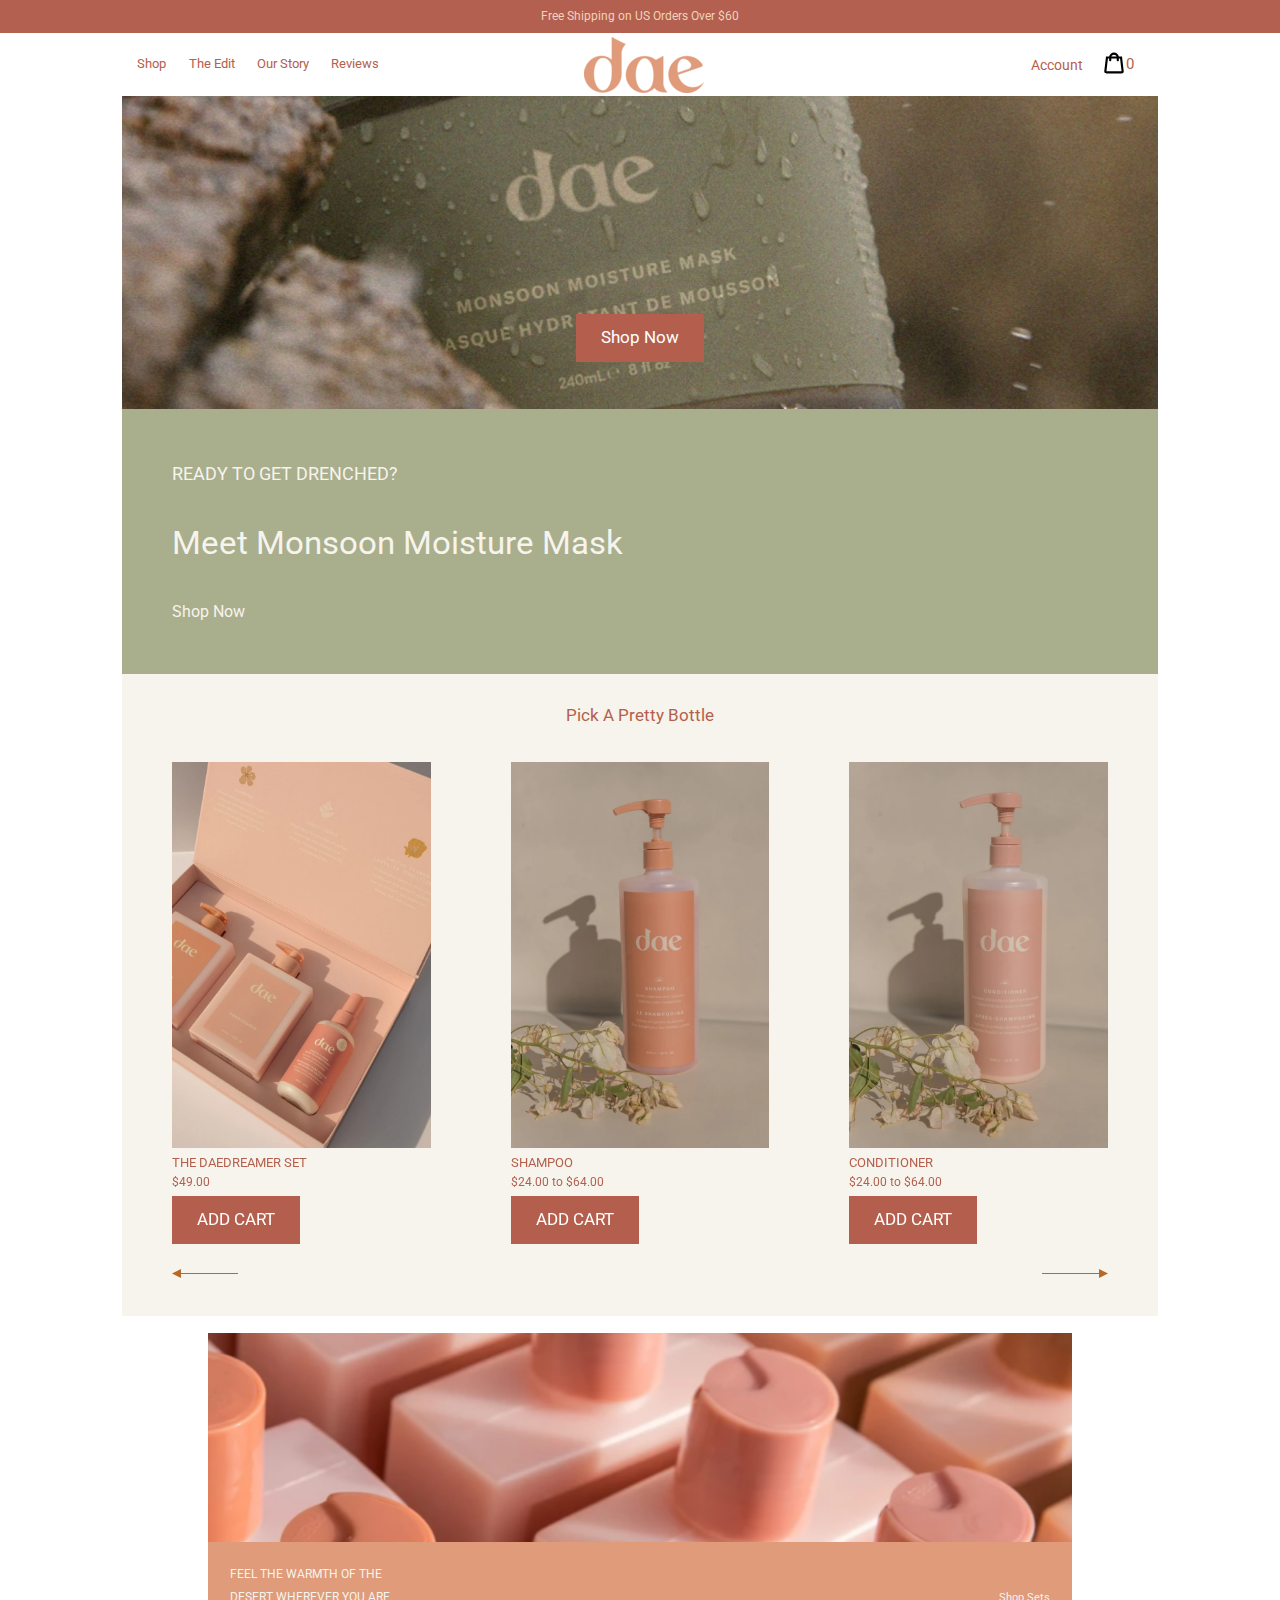
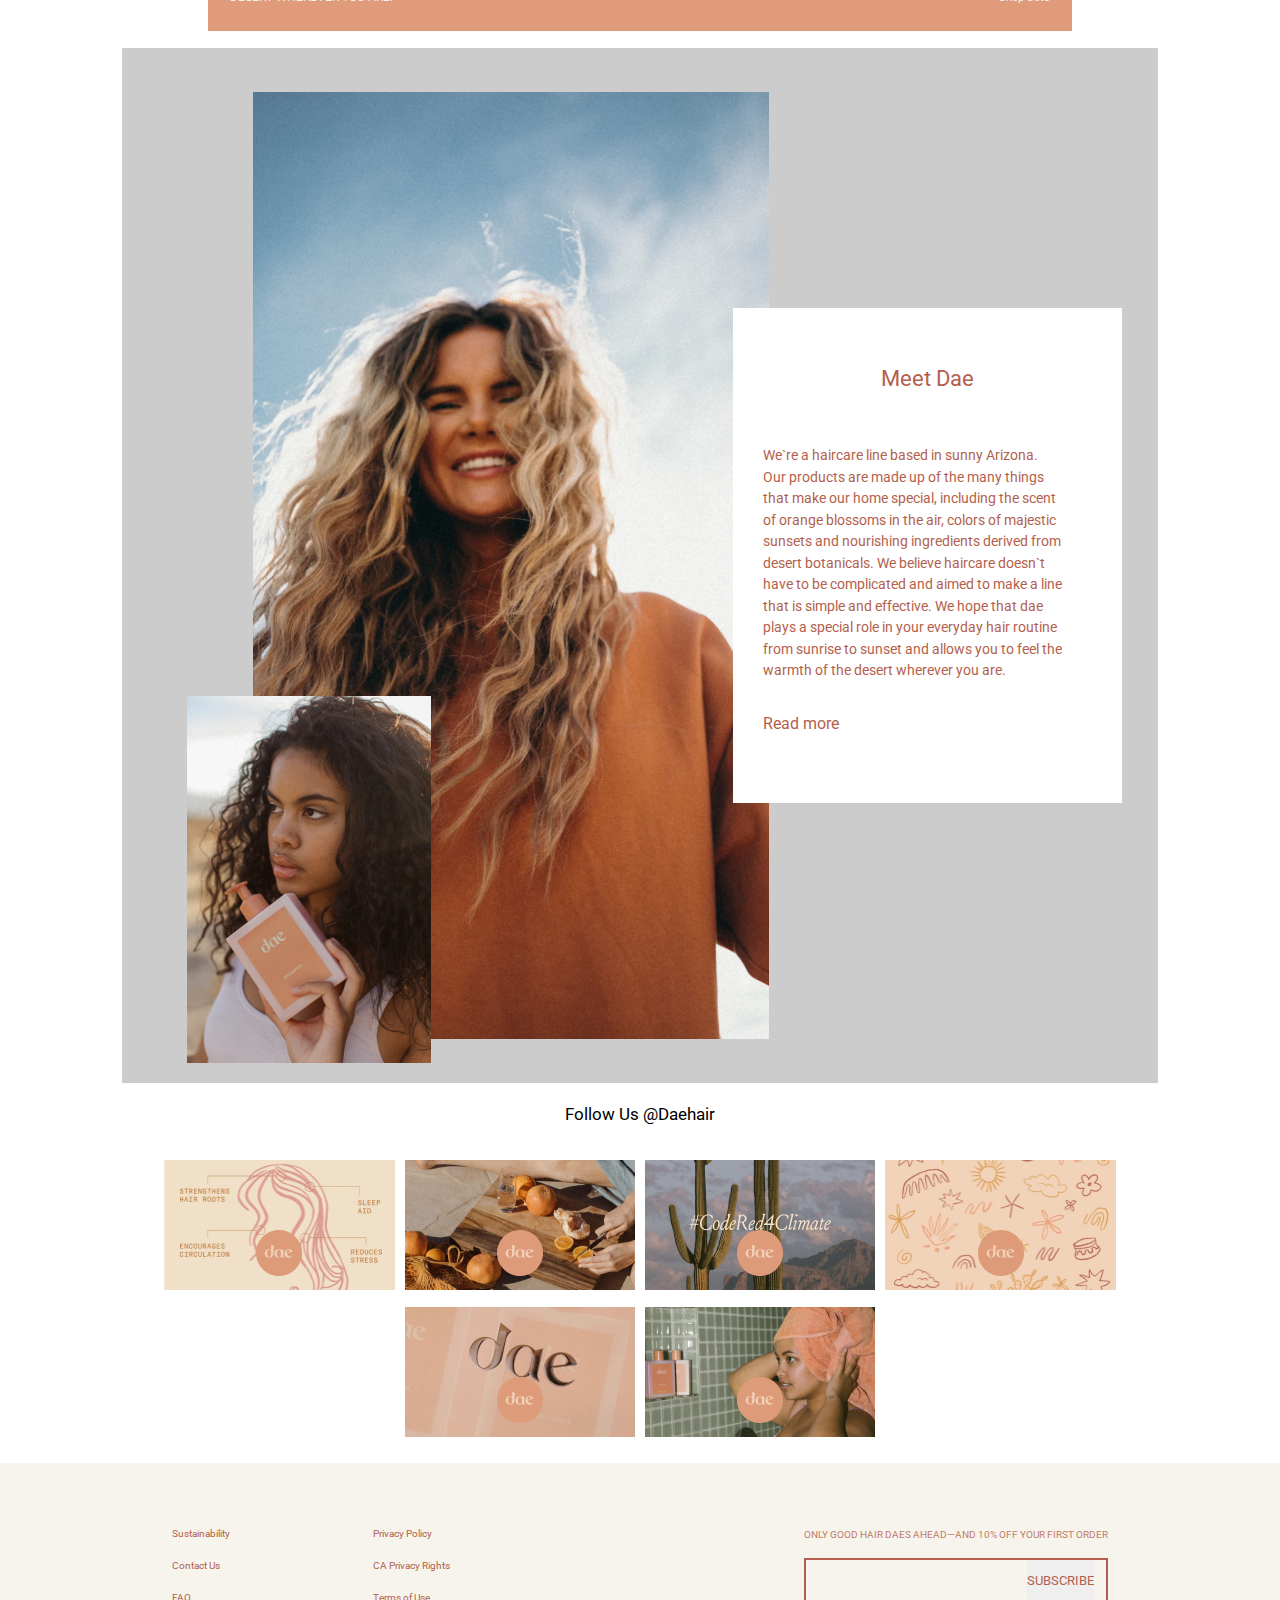
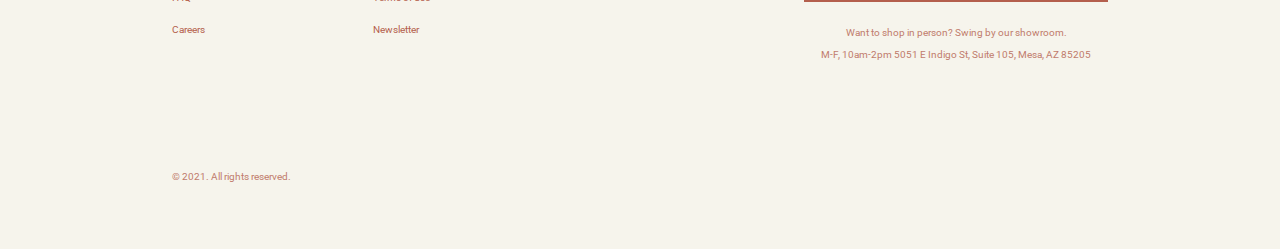
<file: index.html>
<!DOCTYPE html>
<html lang="en">
<head>
    <meta charset="UTF-8">
    <meta http-equiv="X-UA-Compatible" content="IE=edge">
    <meta name="viewport" content="width=device-width, initial-scale=1.0">
    <link rel="preconnect" href="https://fonts.googleapis.com">
    <link rel="preconnect" href="https://fonts.gstatic.com" crossorigin>
    <link href="https://fonts.googleapis.com/css2?family=Roboto&display=swap" rel="stylesheet">
    <link rel="stylesheet" href="https://unpkg.com/swiper@8/swiper-bundle.min.css" />
    <link rel="stylesheet" href="css/style.css">
    <link rel="stylesheet" href="css/header.css">
    <link rel="stylesheet" href="css/burger.css">
    <link rel="stylesheet" href="css/hero.css">
    <link rel="stylesheet" href="css/slider.css">
    <link rel="stylesheet" href="css/banner.css">
    <link rel="stylesheet" href="css/story.css">
    <link rel="stylesheet" href="css/follow.css">
    <link rel="stylesheet" href="css/footer.css">
    <link rel="stylesheet" href="css/media.css">
    <script src="js/main.js" type="module" defer></script>
    <script src="js/Cart.js" defer></script>
    <link rel="shortcut icon" href="images/favicon/favicon.ico" type="image/x-icon">
    <title>Dae</title>
</head>
<body>
    <header class="header">
        <div class="header__top-panel">
                <div class="container">
                <p class="top-panel__text">Free Shipping on US Orders Over $60</p>
            </div>
        </div>
        <div class="header__bottom-panel">
            <div class="nav__mobile-menu">
                <ul class="nav__mobile-list">
                    <li class="list__mobile-item">
                        <a href="#" class="list__mobile-link">Shop</a>
                    </li>
                    <li class="list__mobile-item">
                        <a href="#" class="list__mobile-link">The Edit</a>
                    </li>
                    <li class="list__mobile-item">
                        <a href="#" class="list__mobile-link">Our Story</a>
                    </li>
                    <li class="list__mobile-item">
                        <a href="#" class="list__mobile-link">Reviews</a>
                    </li>
                </ul>
            </div>
            <div class="container">
                <nav class="nav">
                    <div class="nav__burger">
                        <div class="burger">
                            <svg class="svg-burger toggle" data-burger width="30" height="27" viewBox="0 0 30 27" fill="none"
                               xmlns="http://www.w3.org/2000/svg">
             
                               <line class="line-hor" x1="0" y1="1.5" x2="30" y2="1.5" stroke-width="3" stroke="#B36050" />
                               <line class="line-hor" x1="0" y1="13.5" x2="30" y2="13.5" stroke-width="3" stroke="#B36050" />
                               <line class="line-hor" x1="0" y1="25.5" x2="30" y2="25.5" stroke-width="3" stroke="#B36050" />
                            </svg>
             
                            <svg class="svg-cross toggle" data-burger width="30" height="27" viewBox="0 0 30 27" fill="none"
                               xmlns="http://www.w3.org/2000/svg">
                               <line class="line-rotate" x1="0" x2="30" y1="0" y2="27" stroke-width="3" stroke="#B36050" />
                               <line class="line-rotate" x1="0" x2="30" y1="27" y2="0" stroke-width="3" stroke="#B36050" />
                            </svg>
                         </div>
                    </div>
                    <div class="nav__item">
                        <ul class="nav__list">
                            <li class="list__item">
                                <a href="#" class="list__link">Shop</a>
                            </li>
                            <li class="list__item">
                                <a href="#" class="list__link">The Edit</a>
                            </li>
                            <li class="list__item">
                                <a href="#" class="list__link">Our Story</a>
                            </li>
                            <li class="list__item">
                                <a href="#" class="list__link">Reviews</a>
                            </li>
                        </ul>
                    </div>
                    <div class="nav__item">
                        <div class="nav__logo">
                            <a href="/product.html" class="logo__link">
                                <img src="images/logo.svg" alt="Logo" class="nav__logo-img">
                            </a>
                        </div>
                    </div>
                    <div class="nav__item">
                        <div class="nav__user">
                            <div class="icon__account-icon">
                                <svg xmlns="http://www.w3.org/2000/svg" width="24" height="24" viewBox="0 0 24 24"><path class="account-icon" d="M20.822 18.096c-3.439-.794-6.64-1.49-5.09-4.418 4.72-8.912 1.251-13.678-3.732-13.678-5.082 0-8.464 4.949-3.732 13.678 1.597 2.945-1.725 3.641-5.09 4.418-3.073.71-3.188 2.236-3.178 4.904l.004 1h23.99l.004-.969c.012-2.688-.092-4.222-3.176-4.935z"/></svg>
                            </div>
                            <button class="nav__btn-auth">Account</button>
                            <div class="nav__user-cart">
                                <div class="user-cart__icon" data-cart="0" id="cart">
                                    
                                    <img src="images/cart.svg" alt="" class="user-cart__icon-img">
                                </div>
                            </div>
                        </div>
                    </div>
                </nav>
            </div>
        </div>
    </header>

   <main class="main">

    <section class="hero">
        <div class="container">
            <div class="hero__bg">
                <div class="hero__bg-row">
                    <button class="hero__bg-btn">Shop Now</button>
                </div>
            </div>
        </div>
    </section>

    <section class="hero__content">
        <div class="container">
            <div class="hero__content-bg">
                <div class="hero__content-inner">
                    <p class="hero__content-text">Ready To Get Drenched?</p>
                    <h2 class="hero__content-title">Meet Monsoon Moisture Mask</h2>
                    <a href="#" class="hero__content-link">Shop Now</a>
                </div>
            </div>
        </div>
    </section>

    <section class="slider">
        <div class="container">
            <div class="slider__container">
                <div class="slider__row">
                    <h3 class="slider__title">Pick a Pretty Bottle</h3>
                </div>
    
                <div class="swiper slider__swiper">
    
                    <div class="swiper-wrapper slider__swiper-wrapper">
                    
                        <div class="swiper-slide slider__swiper-slide">
                    
                            <a href="#" data-id="1"  class="slide__img" title="Перейти на страницу продукта">
                                <img src="images/image-product-1.png" alt="">
                            </a>
                            <h4 class="slide__title">The Daedreamer Set</h4>
                            <span class="slide__price">$49.00</span>
                            <button class="slide__btn"  data-id="1">add cart</button>
                    
                        </div>
                    
                        <div class="swiper-slide slider__swiper-slide">
                    
                            <a href="#" data-id="2" class="slide__img" title="Перейти на страницу продукта">
                                <img src="images/image-product-2.png" alt="">
                            </a>
                            <h4 class="slide__title">Shampoo</h4>
                            <span class="slide__price">$24.00 to $64.00</span>
                            <button class="slide__btn" data-id="2">add cart</button>
                    
                        </div>
                    
                        <div class="swiper-slide slider__swiper-slide">
                            
                                <a href="#" data-id="3" class="slide__img" title="Перейти на страницу продукта">
                                    <img src="images/image-product-3.png" alt="">
                                </a>
                                <h4 class="slide__title">Conditioner</h4>
                                <span class="slide__price">$24.00 to $64.00</span>
                                <button class="slide__btn" data-id="3">add cart</button>
                            
                        </div>
                    
                        <div class="swiper-slide slider__swiper-slide">
                    
                            <a href="#" data-id="1" class="slide__img" title="Перейти на страницу продукта">
                                <img src="images/image-product-1.png" alt="">
                            </a>
                            <h4 class="slide__title">The Daedreamer Set</h4>
                            <span class="slide__price">$49.00</span>
                            <button class="slide__btn" data-id="1">add cart</button>
                    
                        </div>
                    
                        <div class="swiper-slide slider__swiper-slide">
                    
                            <a href="#" data-id="2" class="slide__img" title="Перейти на страницу продукта">
                                <img src="images/image-product-2.png" alt="">
                            </a>
                            <h4 class="slide__title">Shampoo</h4>
                            <span class="slide__price">$24.00 to $64.00</span>
                            <button class="slide__btn" data-id="2">add cart</button>
                    
                        </div>
                    
                        <div class="swiper-slide slider__swiper-slide">
                    
                            <a href="#" data-id="3" class="slide__img" title="Перейти на страницу продукта"><!--./product.html-->
                                <img src="images/image-product-3.png" alt="">
                            </a>
                            <h4 class="slide__title">Conditioner</h4>
                            <span class="slide__price">$24.00 to $64.00</span>
                            <button class="slide__btn" data-id="3">add cart</button>
                        </div>
                    
                    </div>
                  
                    <div class="slider__swiper-buttons">
                        <div class="slider__swiper-button-next">
                            <img src="images/arrow-left.svg" alt="">
                        </div>
                        <div class="slider__swiper-button-prev">
                            <img src="images/arrow-right.svg" alt="">
                        </div>
                        
                    </div>
                  </div>
            </div>
        </div>
    </section>

    <section class="banner">
        <div class="container">
            <div class="banner__bg">
                <div class="banner__bg-bottom">
                    <div class="bg-bottom__row">
                        <h3 class="bg-bottom__title">Feel the warmth of the
                            <br>
                             desert wherever you are.
                        </h3>
                        <a href="#" class="bg-bottom__link">Shop Sets</a>
                    </div>
                </div>
            </div>
        </div>
    </section>

    <section class="story">
        <div class="container">
            <div class="story__body">
                <div class="story__inner">
                    <div class="story__inner-img">
                        <img src="images/story-1.png" alt="">
                    </div>
                    <div class="story__inner-img-absolute">
                        <img src="images/story-2.png" alt="">
                    </div>
                    <div class="story__content">
                        <h3 class="story__content-title">Meet Dae</h3>
                        <div class="story__content-inner">
                            <p class="story__content-text">We`re a haircare line based in sunny Arizona. Our products are made up of the many things that make our home special, including the scent of orange blossoms in the air, colors of majestic sunsets and nourishing ingredients derived from desert botanicals. We believe haircare doesn`t have to be complicated and aimed to make a line that is simple and effective. We hope that dae plays a special role in your everyday hair routine from sunrise to sunset and allows you to feel the warmth of the desert wherever you are.</p>
                        <a href="#" class="story__content-link">Read more</a>
                        </div>
                    </div>
                </div>
            </div>
        </div>
    </section>

    <section class="follow">
        <div class="container">
            <div class="follow__row">
                <h3 class="follow__title">Follow Us @daehair</h3>
            </div>
            <div class="follow__row">
                <div class="follow__container">
                    <div class="follow__container-item"><img src="images/row-1.png" alt=""></div>
                    <div class="follow__container-item"><img src="images/row-2.png" alt=""></div>
                    <div class="follow__container-item"><img src="images/row-3.png" alt=""></div>
                    <div class="follow__container-item"><img src="images/row-4.png" alt=""></div>
                    <div class="follow__container-item"><img src="images/row-5.png" alt=""></div>
                    <div class="follow__container-item"><img src="images/row-6.png" alt=""></div>
                </div>
            </div>
        </div>
    </section>

   </main>

    <footer class="footer">
        <div class="container">
            <div class="footer__container">
               <div class="footer__body">
                <div class="footer__row">
                    <div class="footer__col">
                        <div class="footer__col-left">
                            <ul class="footer__list">
                                <li class="footer__list-item"><a href="#" class="footer__list-link">Sustainability</a></li>
                                <li class="footer__list-item"><a href="#" class="footer__list-link">Contact Us</a></li>
                                <li class="footer__list-item"><a href="#" class="footer__list-link">FAQ</a></li>
                                <li class="footer__list-item"><a href="#" class="footer__list-link">Careers</a></li>
                            </ul>
                            <ul class="footer__list">
                                <li class="footer__list-item"><a href="#" class="footer__list-link">Privacy Policy</a></li>
                                <li class="footer__list-item"><a href="#" class="footer__list-link">CA Privacy Rights</a></li>
                                <li class="footer__list-item"><a href="#" class="footer__list-link">Terms of Use</a></li>
                                <li class="footer__list-item"><a href="#" class="footer__list-link">Newsletter</a></li>
                            </ul>
                        </div>
                    </div>
                   
                    <div class="footer__col">
                        <p class="footer__par">ONLY GOOD HAIR DAES AHEAD—AND 10% OFF YOUR FIRST ORDER</p>
                        <form action="#" class="footer__form">
                            <div class="footer__input">
                                <input type="text" class="footer__input-input">
                                <input type="submit" value="SUBSCRIBE"  class="footer__input-button">
                            </div>
                        </form>
                        <span class="footer__text">Want to shop in person? Swing by our showroom.</span>
                        <span class="footer__text">M-F, 10am-2pm 5051 E Indigo St, Suite 105, Mesa, AZ 85205</span>
                    </div>
                </div>
                <div class="footer__row">
                    <span class="footer__copyrite">© 2021. All rights reserved.</span>
                </div>
               </div>
            </div>
        </div>
    </footer>


    <script src="https://unpkg.com/swiper@8/swiper-bundle.min.js"></script>
    <script src="js/slider.js"></script>
</body>
</html>
</file>
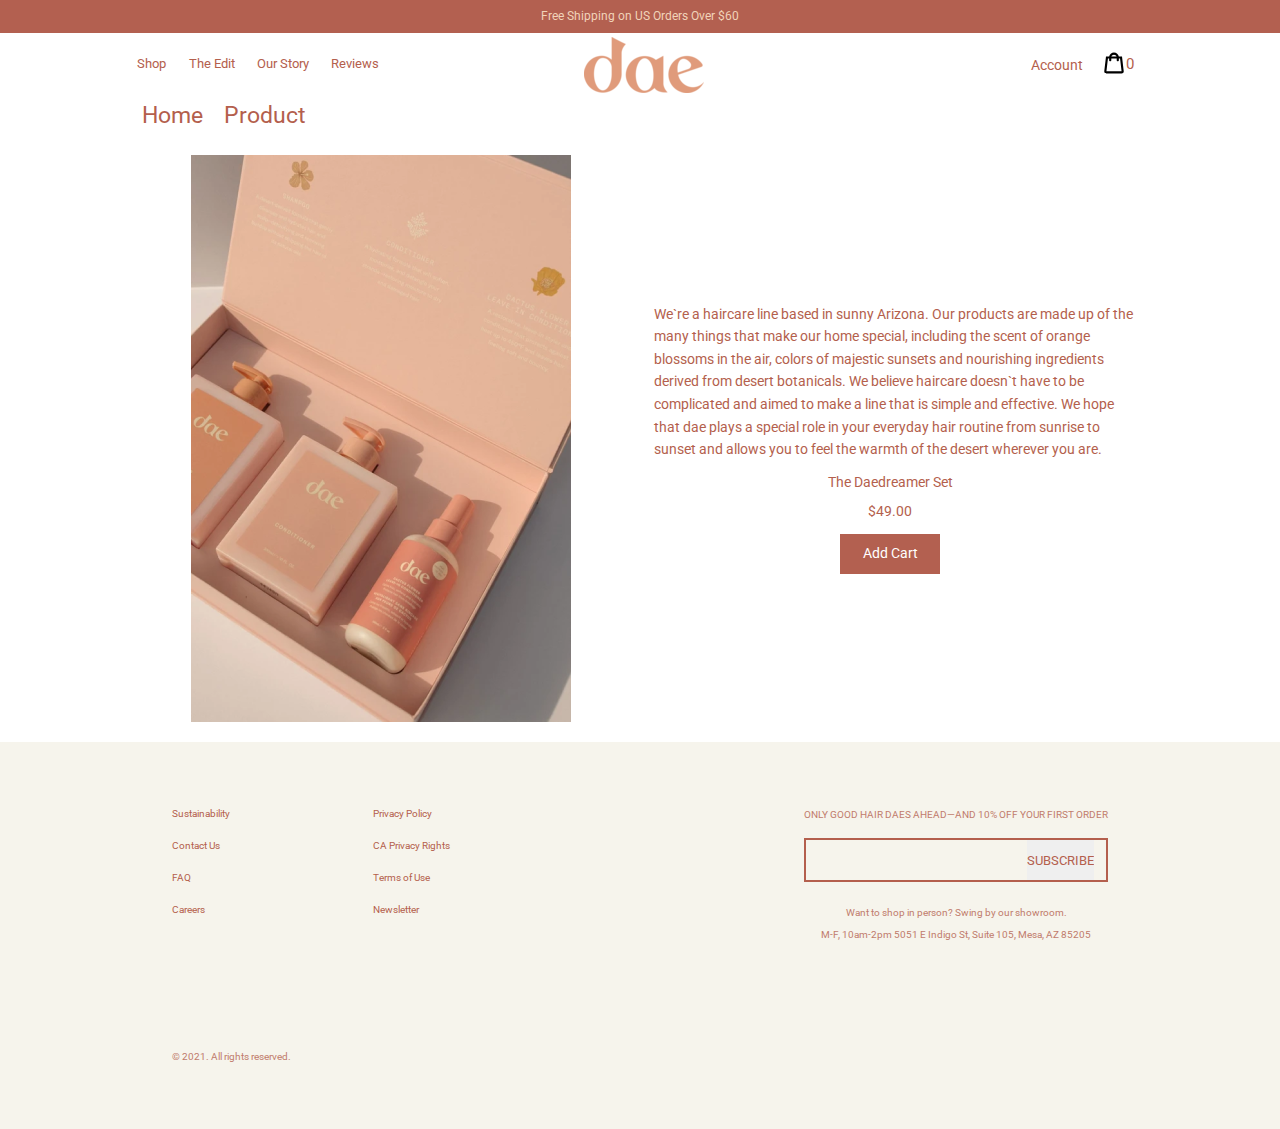
<file: product-1.html>
<!DOCTYPE html>
<html lang="en">
<head>
   <meta charset="UTF-8">
   <meta http-equiv="X-UA-Compatible" content="IE=edge">
   <meta name="viewport" content="width=device-width, initial-scale=1.0">
   <link rel="preconnect" href="https://fonts.googleapis.com">
   <link rel="preconnect" href="https://fonts.gstatic.com" crossorigin>
   <link href="https://fonts.googleapis.com/css2?family=Roboto&display=swap" rel="stylesheet">

   <link rel="stylesheet" href="css/style.css">
   <link rel="stylesheet" href="css/header.css">
   <link rel="stylesheet" href="css/burger.css">
   <link rel="stylesheet" href="css/breadcrumbs.css">
   <link rel="stylesheet" href="css/product.css">
   <link rel="stylesheet" href="css/footer.css">
   <link rel="stylesheet" href="css/media.css">

   <link rel="shortcut icon" href="images/favicon/favicon.ico" type="image/x-icon">

   <script src="js/main.js" type="module" defer></script>
   <script src="js/Cart.js" defer></script>
   <title>Product</title>
</head>
<body>
    <div class="slider__swiper none"></div>
   <header class="header">
      <div class="header__top-panel">
              <div class="container">
              <p class="top-panel__text">Free Shipping on US Orders Over $60</p>
          </div>
      </div>
      <div class="header__bottom-panel">
          <div class="nav__mobile-menu">
              <ul class="nav__mobile-list">
                  <li class="list__mobile-item">
                      <a href="#" class="list__mobile-link">Shop</a>
                  </li>
                  <li class="list__mobile-item">
                      <a href="#" class="list__mobile-link">The Edit</a>
                  </li>
                  <li class="list__mobile-item">
                      <a href="#" class="list__mobile-link">Our Story</a>
                  </li>
                  <li class="list__mobile-item">
                      <a href="#" class="list__mobile-link">Reviews</a>
                  </li>
              </ul>
          </div>
          <div class="container">
              <nav class="nav">
                  <div class="nav__burger">
                      <div class="burger">
                          <svg class="svg-burger toggle" data-burger width="30" height="27" viewBox="0 0 30 27" fill="none"
                             xmlns="http://www.w3.org/2000/svg">
           
                             <line class="line-hor" x1="0" y1="1.5" x2="30" y2="1.5" stroke-width="3" stroke="#B36050" />
                             <line class="line-hor" x1="0" y1="13.5" x2="30" y2="13.5" stroke-width="3" stroke="#B36050" />
                             <line class="line-hor" x1="0" y1="25.5" x2="30" y2="25.5" stroke-width="3" stroke="#B36050" />
                          </svg>
           
                          <svg class="svg-cross toggle" data-burger width="30" height="27" viewBox="0 0 30 27" fill="none"
                             xmlns="http://www.w3.org/2000/svg">
                             <line class="line-rotate" x1="0" x2="30" y1="0" y2="27" stroke-width="3" stroke="#B36050" />
                             <line class="line-rotate" x1="0" x2="30" y1="27" y2="0" stroke-width="3" stroke="#B36050" />
                          </svg>
                       </div>
                  </div>
                  <div class="nav__item">
                      <ul class="nav__list">
                          <li class="list__item">
                              <a href="#" class="list__link">Shop</a>
                          </li>
                          <li class="list__item">
                              <a href="#" class="list__link">The Edit</a>
                          </li>
                          <li class="list__item">
                              <a href="#" class="list__link">Our Story</a>
                          </li>
                          <li class="list__item">
                              <a href="#" class="list__link">Reviews</a>
                          </li>
                      </ul>
                  </div>
                  <div class="nav__item">
                      <div class="nav__logo">
                          <img src="images/logo.svg" alt="Logo" class="nav__logo-img">
                      </div>
                  </div>
                  <div class="nav__item">
                      <div class="nav__user">
                          <div class="icon__account-icon">
                              <svg xmlns="http://www.w3.org/2000/svg" width="24" height="24" viewBox="0 0 24 24"><path class="account-icon" d="M20.822 18.096c-3.439-.794-6.64-1.49-5.09-4.418 4.72-8.912 1.251-13.678-3.732-13.678-5.082 0-8.464 4.949-3.732 13.678 1.597 2.945-1.725 3.641-5.09 4.418-3.073.71-3.188 2.236-3.178 4.904l.004 1h23.99l.004-.969c.012-2.688-.092-4.222-3.176-4.935z"/></svg>
                          </div>
                          <button class="nav__btn-auth">Account</button>
                          <div class="nav__user-cart">
                              <div class="user-cart__icon" data-cart="0" id="cart">
                                  
                                  <img src="images/cart.svg" alt="" class="user-cart__icon-img">
                              </div>
                          </div>
                      </div>
                  </div>
              </nav>
          </div>
      </div>
   </header>

   <main class="main">

    <div class="breadcrumbs">
        <div class="container">
           <div class="breadcrumds__inner">
              <a href="/index.html" class="breadcrumbs__link">home</a>
              <a href="#" class="breadcrumbs__link">product</a>
           </div>
        </div>

    </div>

    <section class="product">
        <div class="container">
           <div class="product__container" id="product-container">
            <div class="product__row">

                <div class="product__col">
                    <div class="product__inner-img">
                        <div class="product__image">
                            <img src="images/image-product-1.png" alt="">
                        </div>
                    </div>  
                </div>

                <div class="product__col">
                    <div class="product__inner-descript">
                        <p class="product__descript">
                            We`re a haircare line based in sunny Arizona. Our products are made up of the many things that make our home special, including the scent of orange blossoms in the air, colors of majestic sunsets and nourishing ingredients derived from desert botanicals. We believe haircare doesn`t have to be complicated and aimed to make a line that is simple and effective. We hope that dae plays a special role in your everyday hair routine from sunrise to sunset and allows you to feel the warmth of the desert wherever you are.
                        </p>
                        <span class="product__title">The Daedreamer Set</span>
                        <span class="product__price">$49.00</span>
                        <button class="product__btn" data-id="1">Add Cart</button>
                    </div>  
                </div>

            </div>
           </div>
        </div>
    </section>

   </main>

   <footer class="footer">
    <div class="container">
        <div class="footer__container">
           <div class="footer__body">
            <div class="footer__row">
                <div class="footer__col">
                    <div class="footer__col-left">
                        <ul class="footer__list">
                            <li class="footer__list-item"><a href="#" class="footer__list-link">Sustainability</a></li>
                            <li class="footer__list-item"><a href="#" class="footer__list-link">Contact Us</a></li>
                            <li class="footer__list-item"><a href="#" class="footer__list-link">FAQ</a></li>
                            <li class="footer__list-item"><a href="#" class="footer__list-link">Careers</a></li>
                        </ul>
                        <ul class="footer__list">
                            <li class="footer__list-item"><a href="#" class="footer__list-link">Privacy Policy</a></li>
                            <li class="footer__list-item"><a href="#" class="footer__list-link">CA Privacy Rights</a></li>
                            <li class="footer__list-item"><a href="#" class="footer__list-link">Terms of Use</a></li>
                            <li class="footer__list-item"><a href="#" class="footer__list-link">Newsletter</a></li>
                        </ul>
                    </div>
                </div>
               
                <div class="footer__col">
                    <p class="footer__par">ONLY GOOD HAIR DAES AHEAD—AND 10% OFF YOUR FIRST ORDER</p>
                    <form action="#" class="footer__form">
                        <div class="footer__input">
                            <input type="text" class="footer__input-input">
                            <input type="submit" value="SUBSCRIBE"  class="footer__input-button">
                        </div>
                    </form>
                    <span class="footer__text">Want to shop in person? Swing by our showroom.</span>
                    <span class="footer__text">M-F, 10am-2pm 5051 E Indigo St, Suite 105, Mesa, AZ 85205</span>
                </div>
            </div>
            <div class="footer__row">
                <span class="footer__copyrite">© 2021. All rights reserved.</span>
            </div>
           </div>
        </div>
    </div>
   </footer>
   
</body>
</html>
</file>
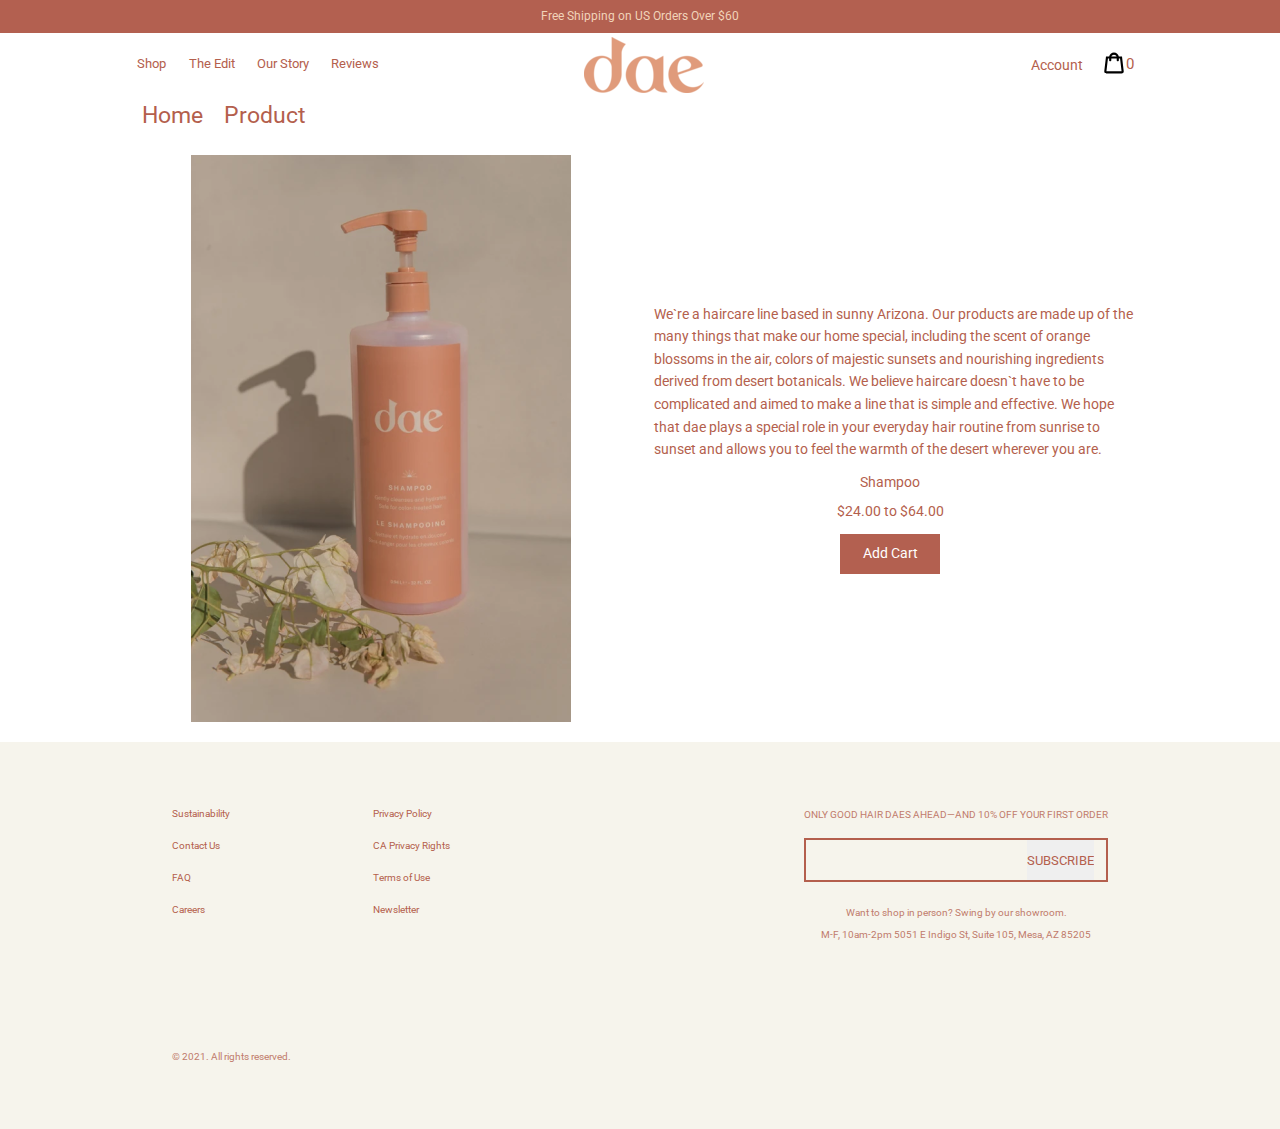
<file: product-2.html>
<!DOCTYPE html>
<html lang="en">
<head>
   <meta charset="UTF-8">
   <meta http-equiv="X-UA-Compatible" content="IE=edge">
   <meta name="viewport" content="width=device-width, initial-scale=1.0">
   <link rel="preconnect" href="https://fonts.googleapis.com">
   <link rel="preconnect" href="https://fonts.gstatic.com" crossorigin>
   <link href="https://fonts.googleapis.com/css2?family=Roboto&display=swap" rel="stylesheet">

   <link rel="stylesheet" href="css/style.css">
   <link rel="stylesheet" href="css/header.css">
   <link rel="stylesheet" href="css/burger.css">
   <link rel="stylesheet" href="css/breadcrumbs.css">
   <link rel="stylesheet" href="css/product.css">
   <link rel="stylesheet" href="css/footer.css">
   <link rel="stylesheet" href="css/media.css">

   <link rel="shortcut icon" href="images/favicon/favicon.ico" type="image/x-icon">

   <script src="js/main.js" type="module" defer></script>
   <script src="js/Cart.js" defer></script>
   <title>Product</title>
</head>
<body>
    <div class="slider__swiper none"></div>
   <header class="header">
      <div class="header__top-panel">
              <div class="container">
              <p class="top-panel__text">Free Shipping on US Orders Over $60</p>
          </div>
      </div>
      <div class="header__bottom-panel">
          <div class="nav__mobile-menu">
              <ul class="nav__mobile-list">
                  <li class="list__mobile-item">
                      <a href="#" class="list__mobile-link">Shop</a>
                  </li>
                  <li class="list__mobile-item">
                      <a href="#" class="list__mobile-link">The Edit</a>
                  </li>
                  <li class="list__mobile-item">
                      <a href="#" class="list__mobile-link">Our Story</a>
                  </li>
                  <li class="list__mobile-item">
                      <a href="#" class="list__mobile-link">Reviews</a>
                  </li>
              </ul>
          </div>
          <div class="container">
              <nav class="nav">
                  <div class="nav__burger">
                      <div class="burger">
                          <svg class="svg-burger toggle" data-burger width="30" height="27" viewBox="0 0 30 27" fill="none"
                             xmlns="http://www.w3.org/2000/svg">
           
                             <line class="line-hor" x1="0" y1="1.5" x2="30" y2="1.5" stroke-width="3" stroke="#B36050" />
                             <line class="line-hor" x1="0" y1="13.5" x2="30" y2="13.5" stroke-width="3" stroke="#B36050" />
                             <line class="line-hor" x1="0" y1="25.5" x2="30" y2="25.5" stroke-width="3" stroke="#B36050" />
                          </svg>
           
                          <svg class="svg-cross toggle" data-burger width="30" height="27" viewBox="0 0 30 27" fill="none"
                             xmlns="http://www.w3.org/2000/svg">
                             <line class="line-rotate" x1="0" x2="30" y1="0" y2="27" stroke-width="3" stroke="#B36050" />
                             <line class="line-rotate" x1="0" x2="30" y1="27" y2="0" stroke-width="3" stroke="#B36050" />
                          </svg>
                       </div>
                  </div>
                  <div class="nav__item">
                      <ul class="nav__list">
                          <li class="list__item">
                              <a href="#" class="list__link">Shop</a>
                          </li>
                          <li class="list__item">
                              <a href="#" class="list__link">The Edit</a>
                          </li>
                          <li class="list__item">
                              <a href="#" class="list__link">Our Story</a>
                          </li>
                          <li class="list__item">
                              <a href="#" class="list__link">Reviews</a>
                          </li>
                      </ul>
                  </div>
                  <div class="nav__item">
                      <div class="nav__logo">
                          <img src="images/logo.svg" alt="Logo" class="nav__logo-img">
                      </div>
                  </div>
                  <div class="nav__item">
                      <div class="nav__user">
                          <div class="icon__account-icon">
                              <svg xmlns="http://www.w3.org/2000/svg" width="24" height="24" viewBox="0 0 24 24"><path class="account-icon" d="M20.822 18.096c-3.439-.794-6.64-1.49-5.09-4.418 4.72-8.912 1.251-13.678-3.732-13.678-5.082 0-8.464 4.949-3.732 13.678 1.597 2.945-1.725 3.641-5.09 4.418-3.073.71-3.188 2.236-3.178 4.904l.004 1h23.99l.004-.969c.012-2.688-.092-4.222-3.176-4.935z"/></svg>
                          </div>
                          <button class="nav__btn-auth">Account</button>
                          <div class="nav__user-cart">
                              <div class="user-cart__icon" data-cart="0" id="cart">
                                  
                                  <img src="images/cart.svg" alt="" class="user-cart__icon-img">
                              </div>
                          </div>
                      </div>
                  </div>
              </nav>
          </div>
      </div>
   </header>

   <main class="main">

    <div class="breadcrumbs">
        <div class="container">
           <div class="breadcrumds__inner">
              <a href="/index.html" class="breadcrumbs__link">home</a>
              <a href="#" class="breadcrumbs__link">product</a>
           </div>
        </div>

    </div>

    <section class="product">
        <div class="container">
           <div class="product__container" id="product-container">
            <div class="product__row">

                <div class="product__col">
                    <div class="product__inner-img">
                        <div class="product__image">
                            <img src="images/image-product-2.png" alt="">
                        </div>
                    </div>  
                </div>

                <div class="product__col">
                    <div class="product__inner-descript">
                        <p class="product__descript">
                            We`re a haircare line based in sunny Arizona. Our products are made up of the many things that make our home special, including the scent of orange blossoms in the air, colors of majestic sunsets and nourishing ingredients derived from desert botanicals. We believe haircare doesn`t have to be complicated and aimed to make a line that is simple and effective. We hope that dae plays a special role in your everyday hair routine from sunrise to sunset and allows you to feel the warmth of the desert wherever you are.
                        </p>
                        <span class="product__title">Shampoo</span>
                        <span class="product__price">$24.00 to $64.00</span>
                        <button class="product__btn" data-id="2">Add Cart</button>
                    </div>  
                </div>

            </div>
           </div>
        </div>
    </section>

   </main>

   <footer class="footer">
    <div class="container">
        <div class="footer__container">
           <div class="footer__body">
            <div class="footer__row">
                <div class="footer__col">
                    <div class="footer__col-left">
                        <ul class="footer__list">
                            <li class="footer__list-item"><a href="#" class="footer__list-link">Sustainability</a></li>
                            <li class="footer__list-item"><a href="#" class="footer__list-link">Contact Us</a></li>
                            <li class="footer__list-item"><a href="#" class="footer__list-link">FAQ</a></li>
                            <li class="footer__list-item"><a href="#" class="footer__list-link">Careers</a></li>
                        </ul>
                        <ul class="footer__list">
                            <li class="footer__list-item"><a href="#" class="footer__list-link">Privacy Policy</a></li>
                            <li class="footer__list-item"><a href="#" class="footer__list-link">CA Privacy Rights</a></li>
                            <li class="footer__list-item"><a href="#" class="footer__list-link">Terms of Use</a></li>
                            <li class="footer__list-item"><a href="#" class="footer__list-link">Newsletter</a></li>
                        </ul>
                    </div>
                </div>
               
                <div class="footer__col">
                    <p class="footer__par">ONLY GOOD HAIR DAES AHEAD—AND 10% OFF YOUR FIRST ORDER</p>
                    <form action="#" class="footer__form">
                        <div class="footer__input">
                            <input type="text" class="footer__input-input">
                            <input type="submit" value="SUBSCRIBE"  class="footer__input-button">
                        </div>
                    </form>
                    <span class="footer__text">Want to shop in person? Swing by our showroom.</span>
                    <span class="footer__text">M-F, 10am-2pm 5051 E Indigo St, Suite 105, Mesa, AZ 85205</span>
                </div>
            </div>
            <div class="footer__row">
                <span class="footer__copyrite">© 2021. All rights reserved.</span>
            </div>
           </div>
        </div>
    </div>
   </footer>
   
</body>
</html>
</file>
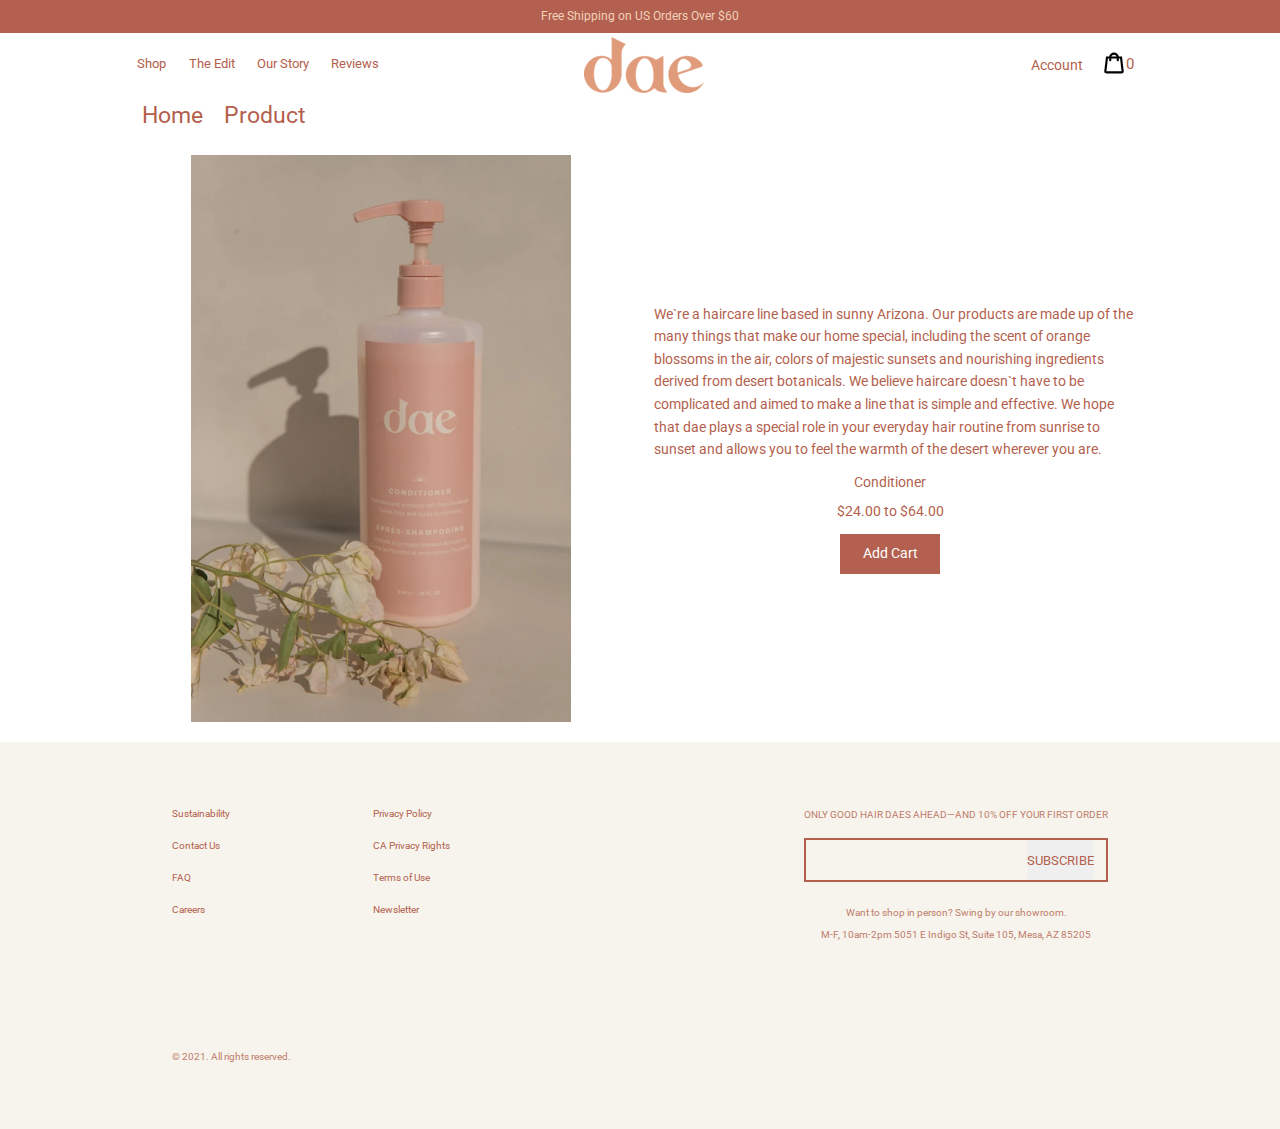
<file: product-3.html>
<!DOCTYPE html>
<html lang="en">
<head>
   <meta charset="UTF-8">
   <meta http-equiv="X-UA-Compatible" content="IE=edge">
   <meta name="viewport" content="width=device-width, initial-scale=1.0">
   <link rel="preconnect" href="https://fonts.googleapis.com">
   <link rel="preconnect" href="https://fonts.gstatic.com" crossorigin>
   <link href="https://fonts.googleapis.com/css2?family=Roboto&display=swap" rel="stylesheet">

   <link rel="stylesheet" href="css/style.css">
   <link rel="stylesheet" href="css/header.css">
   <link rel="stylesheet" href="css/burger.css">
   <link rel="stylesheet" href="css/breadcrumbs.css">
   <link rel="stylesheet" href="css/product.css">
   <link rel="stylesheet" href="css/footer.css">
   <link rel="stylesheet" href="css/media.css">

   <link rel="shortcut icon" href="images/favicon/favicon.ico" type="image/x-icon">

   <script src="js/main.js" type="module" defer></script>
   <script src="js/Cart.js" defer></script>
   <title>Product</title>
</head>
<body>
    <div class="slider__swiper none"></div>
   <header class="header">
      <div class="header__top-panel">
              <div class="container">
              <p class="top-panel__text">Free Shipping on US Orders Over $60</p>
          </div>
      </div>
      <div class="header__bottom-panel">
          <div class="nav__mobile-menu">
              <ul class="nav__mobile-list">
                  <li class="list__mobile-item">
                      <a href="#" class="list__mobile-link">Shop</a>
                  </li>
                  <li class="list__mobile-item">
                      <a href="#" class="list__mobile-link">The Edit</a>
                  </li>
                  <li class="list__mobile-item">
                      <a href="#" class="list__mobile-link">Our Story</a>
                  </li>
                  <li class="list__mobile-item">
                      <a href="#" class="list__mobile-link">Reviews</a>
                  </li>
              </ul>
          </div>
          <div class="container">
              <nav class="nav">
                  <div class="nav__burger">
                      <div class="burger">
                          <svg class="svg-burger toggle" data-burger width="30" height="27" viewBox="0 0 30 27" fill="none"
                             xmlns="http://www.w3.org/2000/svg">
           
                             <line class="line-hor" x1="0" y1="1.5" x2="30" y2="1.5" stroke-width="3" stroke="#B36050" />
                             <line class="line-hor" x1="0" y1="13.5" x2="30" y2="13.5" stroke-width="3" stroke="#B36050" />
                             <line class="line-hor" x1="0" y1="25.5" x2="30" y2="25.5" stroke-width="3" stroke="#B36050" />
                          </svg>
           
                          <svg class="svg-cross toggle" data-burger width="30" height="27" viewBox="0 0 30 27" fill="none"
                             xmlns="http://www.w3.org/2000/svg">
                             <line class="line-rotate" x1="0" x2="30" y1="0" y2="27" stroke-width="3" stroke="#B36050" />
                             <line class="line-rotate" x1="0" x2="30" y1="27" y2="0" stroke-width="3" stroke="#B36050" />
                          </svg>
                       </div>
                  </div>
                  <div class="nav__item">
                      <ul class="nav__list">
                          <li class="list__item">
                              <a href="#" class="list__link">Shop</a>
                          </li>
                          <li class="list__item">
                              <a href="#" class="list__link">The Edit</a>
                          </li>
                          <li class="list__item">
                              <a href="#" class="list__link">Our Story</a>
                          </li>
                          <li class="list__item">
                              <a href="#" class="list__link">Reviews</a>
                          </li>
                      </ul>
                  </div>
                  <div class="nav__item">
                      <div class="nav__logo">
                          <img src="images/logo.svg" alt="Logo" class="nav__logo-img">
                      </div>
                  </div>
                  <div class="nav__item">
                      <div class="nav__user">
                          <div class="icon__account-icon">
                              <svg xmlns="http://www.w3.org/2000/svg" width="24" height="24" viewBox="0 0 24 24"><path class="account-icon" d="M20.822 18.096c-3.439-.794-6.64-1.49-5.09-4.418 4.72-8.912 1.251-13.678-3.732-13.678-5.082 0-8.464 4.949-3.732 13.678 1.597 2.945-1.725 3.641-5.09 4.418-3.073.71-3.188 2.236-3.178 4.904l.004 1h23.99l.004-.969c.012-2.688-.092-4.222-3.176-4.935z"/></svg>
                          </div>
                          <button class="nav__btn-auth">Account</button>
                          <div class="nav__user-cart">
                              <div class="user-cart__icon" data-cart="0" id="cart">
                                  
                                  <img src="images/cart.svg" alt="" class="user-cart__icon-img">
                              </div>
                          </div>
                      </div>
                  </div>
              </nav>
          </div>
      </div>
   </header>

   <main class="main">

    <div class="breadcrumbs">
        <div class="container">
           <div class="breadcrumds__inner">
              <a href="/index.html" class="breadcrumbs__link">home</a>
              <a href="#" class="breadcrumbs__link">product</a>
           </div>
        </div>

    </div>

    <section class="product">
        <div class="container">
           <div class="product__container" id="product-container">
            <div class="product__row">

                <div class="product__col">
                    <div class="product__inner-img">
                        <div class="product__image">
                            <img src="images/image-product-3.png" alt="">
                        </div>
                    </div>  
                </div>

                <div class="product__col">
                    <div class="product__inner-descript">
                        <p class="product__descript">
                            We`re a haircare line based in sunny Arizona. Our products are made up of the many things that make our home special, including the scent of orange blossoms in the air, colors of majestic sunsets and nourishing ingredients derived from desert botanicals. We believe haircare doesn`t have to be complicated and aimed to make a line that is simple and effective. We hope that dae plays a special role in your everyday hair routine from sunrise to sunset and allows you to feel the warmth of the desert wherever you are.
                        </p>
                        <span class="product__title">Conditioner</span>
                        <span class="product__price">$24.00 to $64.00</span>
                        <button class="product__btn" data-id="3">Add Cart</button>
                    </div>  
                </div>

            </div>
           </div>
        </div>
    </section>

   </main>

   <footer class="footer">
    <div class="container">
        <div class="footer__container">
           <div class="footer__body">
            <div class="footer__row">
                <div class="footer__col">
                    <div class="footer__col-left">
                        <ul class="footer__list">
                            <li class="footer__list-item"><a href="#" class="footer__list-link">Sustainability</a></li>
                            <li class="footer__list-item"><a href="#" class="footer__list-link">Contact Us</a></li>
                            <li class="footer__list-item"><a href="#" class="footer__list-link">FAQ</a></li>
                            <li class="footer__list-item"><a href="#" class="footer__list-link">Careers</a></li>
                        </ul>
                        <ul class="footer__list">
                            <li class="footer__list-item"><a href="#" class="footer__list-link">Privacy Policy</a></li>
                            <li class="footer__list-item"><a href="#" class="footer__list-link">CA Privacy Rights</a></li>
                            <li class="footer__list-item"><a href="#" class="footer__list-link">Terms of Use</a></li>
                            <li class="footer__list-item"><a href="#" class="footer__list-link">Newsletter</a></li>
                        </ul>
                    </div>
                </div>
               
                <div class="footer__col">
                    <p class="footer__par">ONLY GOOD HAIR DAES AHEAD—AND 10% OFF YOUR FIRST ORDER</p>
                    <form action="#" class="footer__form">
                        <div class="footer__input">
                            <input type="text" class="footer__input-input">
                            <input type="submit" value="SUBSCRIBE"  class="footer__input-button">
                        </div>
                    </form>
                    <span class="footer__text">Want to shop in person? Swing by our showroom.</span>
                    <span class="footer__text">M-F, 10am-2pm 5051 E Indigo St, Suite 105, Mesa, AZ 85205</span>
                </div>
            </div>
            <div class="footer__row">
                <span class="footer__copyrite">© 2021. All rights reserved.</span>
            </div>
           </div>
        </div>
    </div>
   </footer>
   
</body>
</html>
</file>
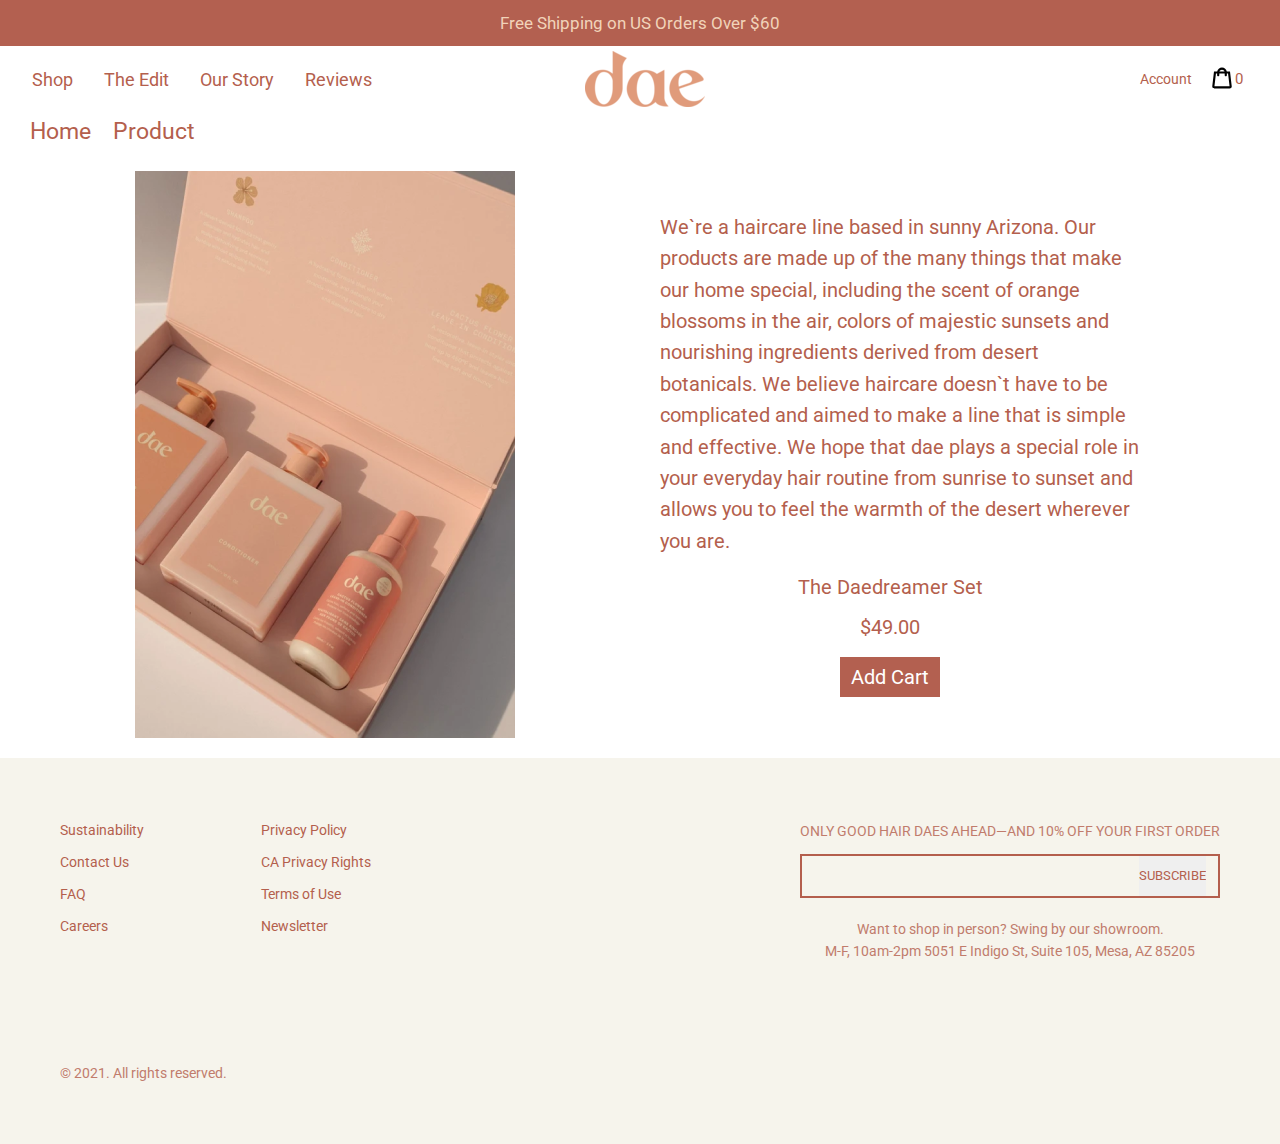
<file: product.html>
<!DOCTYPE html>
<html lang="en">
<head>
   <meta charset="UTF-8">
   <meta http-equiv="X-UA-Compatible" content="IE=edge">
   <meta name="viewport" content="width=device-width, initial-scale=1.0">
   <link rel="preconnect" href="https://fonts.googleapis.com">
   <link rel="preconnect" href="https://fonts.gstatic.com" crossorigin>
   <link href="https://fonts.googleapis.com/css2?family=Roboto&display=swap" rel="stylesheet">

   <link rel="stylesheet" href="css/style.css">
   <link rel="stylesheet" href="css/header.css">
   <link rel="stylesheet" href="css/burger.css">
   <link rel="stylesheet" href="css/breadcrumbs.css">
   <link rel="stylesheet" href="css/product.css">
   <link rel="stylesheet" href="css/footer.css">

   <link rel="shortcut icon" href="images/favicon/favicon.ico" type="image/x-icon">

   <script src="js/main.js" type="module" defer></script>
   <title>Product</title>
</head>
<body>
   <header class="header">
      <div class="header__top-panel">
              <div class="container">
              <p class="top-panel__text">Free Shipping on US Orders Over $60</p>
          </div>
      </div>
      <div class="header__bottom-panel">
          <div class="nav__mobile-menu">
              <ul class="nav__mobile-list">
                  <li class="list__mobile-item">
                      <a href="#" class="list__mobile-link">Shop</a>
                  </li>
                  <li class="list__mobile-item">
                      <a href="#" class="list__mobile-link">The Edit</a>
                  </li>
                  <li class="list__mobile-item">
                      <a href="#" class="list__mobile-link">Our Story</a>
                  </li>
                  <li class="list__mobile-item">
                      <a href="#" class="list__mobile-link">Reviews</a>
                  </li>
              </ul>
          </div>
          <div class="container">
              <nav class="nav">
                  <div class="nav__burger">
                      <div class="burger">
                          <svg class="svg-burger toggle" data-burger width="30" height="27" viewBox="0 0 30 27" fill="none"
                             xmlns="http://www.w3.org/2000/svg">
           
                             <line class="line-hor" x1="0" y1="1.5" x2="30" y2="1.5" stroke-width="3" stroke="#B36050" />
                             <line class="line-hor" x1="0" y1="13.5" x2="30" y2="13.5" stroke-width="3" stroke="#B36050" />
                             <line class="line-hor" x1="0" y1="25.5" x2="30" y2="25.5" stroke-width="3" stroke="#B36050" />
                          </svg>
           
                          <svg class="svg-cross toggle" data-burger width="30" height="27" viewBox="0 0 30 27" fill="none"
                             xmlns="http://www.w3.org/2000/svg">
                             <line class="line-rotate" x1="0" x2="30" y1="0" y2="27" stroke-width="3" stroke="#B36050" />
                             <line class="line-rotate" x1="0" x2="30" y1="27" y2="0" stroke-width="3" stroke="#B36050" />
                          </svg>
                       </div>
                  </div>
                  <div class="nav__item">
                      <ul class="nav__list">
                          <li class="list__item">
                              <a href="#" class="list__link">Shop</a>
                          </li>
                          <li class="list__item">
                              <a href="#" class="list__link">The Edit</a>
                          </li>
                          <li class="list__item">
                              <a href="#" class="list__link">Our Story</a>
                          </li>
                          <li class="list__item">
                              <a href="#" class="list__link">Reviews</a>
                          </li>
                      </ul>
                  </div>
                  <div class="nav__item">
                      <div class="nav__logo">
                          <img src="images/logo.svg" alt="Logo" class="nav__logo-img">
                      </div>
                  </div>
                  <div class="nav__item">
                      <div class="nav__user">
                          <div class="icon__account-icon">
                              <svg xmlns="http://www.w3.org/2000/svg" width="24" height="24" viewBox="0 0 24 24"><path class="account-icon" d="M20.822 18.096c-3.439-.794-6.64-1.49-5.09-4.418 4.72-8.912 1.251-13.678-3.732-13.678-5.082 0-8.464 4.949-3.732 13.678 1.597 2.945-1.725 3.641-5.09 4.418-3.073.71-3.188 2.236-3.178 4.904l.004 1h23.99l.004-.969c.012-2.688-.092-4.222-3.176-4.935z"/></svg>
                          </div>
                          <button class="nav__btn-auth">Account</button>
                          <div class="nav__user-cart">
                              <div class="user-cart__icon" data-cart="0">
                                  
                                  <img src="images/cart.svg" alt="" class="user-cart__icon-img">
                              </div>
                          </div>
                      </div>
                  </div>
              </nav>
          </div>
      </div>
   </header>

   <main class="main">

    <div class="breadcrumbs">
        <div class="container">
           <div class="breadcrumds__inner">
              <a href="/index.html" class="breadcrumbs__link">home</a>
              <a href="#" class="breadcrumbs__link">product</a>
           </div>
        </div>

    </div>

    <section class="product">
        <div class="container">
            <div class="product__row">
                <div class="product__col">
                    <div class="product__inner-img">
                        <div class="product__image">
                            <img src="/images/image-product-1.png" alt="">
                        </div>
                    </div>  
                </div>
                <div class="product__col">
                    <div class="product__inner-descript">
                        <p class="product__descript">
                            We`re a haircare line based in sunny Arizona. Our products are made up of the many things that make our home special, including the scent of orange blossoms in the air, colors of majestic sunsets and nourishing ingredients derived from desert botanicals. We believe haircare doesn`t have to be complicated and aimed to make a line that is simple and effective. We hope that dae plays a special role in your everyday hair routine from sunrise to sunset and allows you to feel the warmth of the desert wherever you are.
                        </p>
                        <span class="product__title">The Daedreamer Set</span>
                        <span class="product__price">$49.00</span>
                        <button class="product__btn">Add Cart</button>
                    </div>  
                </div>
            </div>
        </div>
    </section>

   </main>

   <footer class="footer">
    <div class="container">
        <div class="footer__container">
           <div class="footer__body">
            <div class="footer__row">
                <div class="footer__col">
                    <div class="footer__col-left">
                        <ul class="footer__list">
                            <li class="footer__list-item"><a href="#" class="footer__list-link">Sustainability</a></li>
                            <li class="footer__list-item"><a href="#" class="footer__list-link">Contact Us</a></li>
                            <li class="footer__list-item"><a href="#" class="footer__list-link">FAQ</a></li>
                            <li class="footer__list-item"><a href="#" class="footer__list-link">Careers</a></li>
                        </ul>
                        <ul class="footer__list">
                            <li class="footer__list-item"><a href="#" class="footer__list-link">Privacy Policy</a></li>
                            <li class="footer__list-item"><a href="#" class="footer__list-link">CA Privacy Rights</a></li>
                            <li class="footer__list-item"><a href="#" class="footer__list-link">Terms of Use</a></li>
                            <li class="footer__list-item"><a href="#" class="footer__list-link">Newsletter</a></li>
                        </ul>
                    </div>
                </div>
               
                <div class="footer__col">
                    <p class="footer__par">ONLY GOOD HAIR DAES AHEAD—AND 10% OFF YOUR FIRST ORDER</p>
                    <form action="#" class="footer__form">
                        <div class="footer__input">
                            <input type="text" class="footer__input-input">
                            <input type="submit" value="SUBSCRIBE"  class="footer__input-button">
                        </div>
                    </form>
                    <span class="footer__text">Want to shop in person? Swing by our showroom.</span>
                    <span class="footer__text">M-F, 10am-2pm 5051 E Indigo St, Suite 105, Mesa, AZ 85205</span>
                </div>
            </div>
            <div class="footer__row">
                <span class="footer__copyrite">© 2021. All rights reserved.</span>
            </div>
           </div>
        </div>
    </div>
   </footer>
</body>
</html>
</file>
<file: css/style.css>
*{padding:0;margin:0;border:0;}
*,*:before,*:after{-moz-box-sizing:border-box;-webkit-box-sizing:border-box;box-sizing:border-box;}
:focus,:active{outline:none;}
a:focus,a:active{outline:none;}
nav,footer,header,aside{display:block;}
html,body{height:100%;width:100%;font-size:100%;line-height:1;/*font-size:14px;*/-ms-text-size-adjust:100%;-moz-text-size-adjust:100%;-webkit-text-size-adjust:100%;}
input,button,textarea{font-family:inherit;}
input::-ms-clear{display:none;}
button{cursor:pointer;}
button::-moz-focus-inner{padding:0;border:0;}
a,a:visited{text-decoration:none;}
a:hover{text-decoration:none;}
ul li{list-style:none;}
img{vertical-align:top;}
h1,h2,h3,h4,h5,h6{font-size:inherit;font-weight:inherit;}
html,body{
  font-size: 62.5%;
}
body{
  font-family: 'Roboto';
  display: flex;
  flex-direction: column;
  min-height: 100%;
}
.main{
  flex: 1 1 auto;
}
.container{
  max-width: 146rem;
  margin:0 auto;
  padding:0 1rem;
}
.none{
  display: none;
}
a {
  cursor: pointer;
}
</file>
<file: css/header.css>
.header__top-panel {
   background-color:#B36050 ;
   position: relative;
   z-index: 3;
 }
 .top-panel__text {
   padding-top: 1rem;
   padding-bottom: 0.9rem;
   font-size: 1.7rem;
 line-height: 2.7rem;
 text-align: center;
 color: #F1D3B9;
 }
 .nav {
   display: flex;
   align-items: center;
   justify-content: space-between;
   position: relative;
   z-index: 3;
   padding-left: 2.2rem;
   padding-right: 1.2rem;
   padding-top: 0.5rem;
   padding-bottom: 0.5rem;
 }
 .nav__mobile-menu {
    position: absolute;
    width: 50%;
    height: 100vh;
    top: 0;
    left: -100%;
    /* background-color: rgba(0,0,0,.8); */
    background-color: #fff;
    z-index: 2;
    transition: left ease .3s;
    -webkit-transition: left ease .3s;
    -moz-transition: left ease .3s;
    -ms-transition: left ease .3s;
    -o-transition: left ease .3s;
}
.nav__mobile-menu.active{
   left: 0;
   transition: left ease .3s;
   -webkit-transition: left ease .3s;
   -moz-transition: left ease .3s;
   -ms-transition: left ease .3s;
   -o-transition: left ease .3s;
}
.nav__mobile-list {
   padding-left: 4rem;
   padding-top: 10.5rem;
   margin-top: 8rem;
}
.list__mobile-item {
   margin-bottom: 4rem;
}
.list__mobile-link {
   color:#B36050;
   font-size: 3rem;
}
 .nav__item{
   width:33.3333%;
 }
 .nav__item:nth-child(3){
   display: flex;
   justify-content: center;
 }
 .nav__item:nth-child(4){
   display: flex;
   justify-content: end;
 }
 .nav__list {
   display: flex;
   justify-content: start;
   align-items: center;
   /* padding: 16px 0; */
 }
 .list__item + .list__item {
   margin-left: 3.1rem;
 }
 .list__link {
   font-size: 1.8rem;
   line-height: 2.9rem;
   text-transform: capitalize;
   color: #B4604D;
 }
 .nav__user {
   display: flex;
   align-items: center;
   /* padding-top: 17px; */
 }
 .nav__btn-auth {
   font-weight: 400;
   font-size: 14px;
   line-height: 22px;
   color: #B45F4D;
   background-color: transparent;
 }
 .icon__account-icon {
    display: none;
}
 .account-icon{
    fill: #B36050;
 }
 .nav__user-cart {
   margin-left: 8px;
 }
 .user-cart__icon {
   padding-left: 12.25px;
   padding-top: 0.75px;
   padding-right: 26.25px;
   padding-bottom: 3.75px;
   position: relative;
 }
 .user-cart__icon::after{
   position: absolute;
   content:attr(data-cart);
   top: 4px;
   left: 35px;
   width: 10px;
   height: 18px;
   font-weight: 400;
   font-size: 15px;
   line-height: 18px;
   color: #B4604D;
 }
/* @media(max-width:1079px){
   .list__link{
      font-size: 16px;
   }
   .list__item + .list__item{
      margin-left: 25px;
   }
} 
@media(max-width:971px){
   .list__link{
      font-size: 13px;
   }
} 
@media(max-width:874px){
   .list__link{
      font-size: 11px;
   }
} 
@media(max-width:794px){
   .list__link{
      font-size: 10px;
   }
}  */
@media(max-width:768px){
   .nav__list{
      display: none;
   }
   .nav__logo{
      transform: translateX(-3rem);
      -webkit-transform: translateX(-3rem);
      -moz-transform: translateX(-3rem);
      -ms-transform: translateX(-3rem);
      -o-transform: translateX(-3rem);
}
} 
@media(max-width:575px){
   .icon__account-icon{
      display: block;
   }
   .nav__btn-auth{
      display: none;
   }
   .user-cart__icon{
      padding-left: 0.5rem;
   }
   
}
</file>
<file: css/burger.css>
.nav__burger{
   display: none;
}
.burger {
   position: relative;
   width: 30px;
   height: 27px;
   cursor:pointer;
 }
 /* .burger:hover{
   background-color:blue;
 } */
 .svg-burger {
   position: absolute;
   top: 0;
   left: 0;
 }
 .svg-burger.toggle{
   opacity: 1;
   transition: all aese 0.3s;
   -webkit-transition: all aese 0.3s;
   -moz-transition: all aese 0.3s;
   -ms-transition: all aese 0.3s;
   -o-transition: all aese 0.3s;
 }
 .svg-burger{
   opacity: 0;
   transition: all aese 0.3s;
   -webkit-transition: all aese 0.3s;
   -moz-transition: all aese 0.3s;
   -ms-transition: all aese 0.3s;
   -o-transition: all aese 0.3s;
 }
 .svg-cross.toggle{
   opacity: 0;
   transition: all aese 0.3s;
   -webkit-transition: all aese 0.3s;
   -moz-transition: all aese 0.3s;
   -ms-transition: all aese 0.3s;
   -o-transition: all aese 0.3s;
 }
 .svg-cross{
   opacity: 1;
   transition: all aese 0.3s;
   -webkit-transition: all aese 0.3s;
   -moz-transition: all aese 0.3s;
   -ms-transition: all aese 0.3s;
   -o-transition: all aese 0.3s;
 }
 @media(max-width:48em){
   .nav__burger{
      display: block;
      /* padding-top: 18px; */
      position: relative;
   }
}
</file>
<file: css/hero.css>
.hero__bg {
   width: 100%;
   height: 43.5rem;
   background-image: url(../images/hero-bg.png);
   background-repeat: no-repeat;
   background-position: center;
}
.hero__bg-row {
   padding-top: 30.2rem;
   display: flex;
   justify-content: center;
}
.hero__bg-btn {
   width: 128px;
   height: 48px;
   background: #B45F4D;
   font-weight: 400;
   font-size: 17px;
   line-height: 29px;
   color: #FFFFFF;
   display: flex;
   justify-content: center;
   align-items: center;
}
.hero__content-bg {
   width: 100%;
   background-color: #A9AE8D;
}
.hero__content-inner {
   padding-top: 6.9rem;
   padding-bottom: 6.8rem;
   padding-left: 7rem;
}
.hero__content-text {
   font-weight: 400;
   font-size: 18px;
   line-height: 29px;
   text-transform: uppercase;
   color: #F6F4EC;
   margin-bottom: 23px;
}
.hero__content-title {
   font-weight: 400;
   font-size: 33px;
   line-height: 64px;
   color: #F6F4EC;
   margin-bottom: 23px;
}
.hero__content-link {
   font-weight: 400;
   font-size: 16px;
   line-height: 27px;
   color: #F6F4EC;
}
@media(max-width:575px){
   .hero__content-inner{
      text-align: center;
      padding-left: 0;
   }
}
</file>
<file: css/slider.css>
.slider__container{
   padding-bottom: 4.5rem;
   background-color: #F6F4EC;
}
.slider__row {
   padding-top: 3.9rem;
}
.slider__title {
   text-align: center;
   font-weight: 400;
   font-size: 2.3rem;
   line-height: 3.9rem;
   text-align: center;
   text-transform: capitalize;
   color: #B45F4D;
   margin-bottom: 4.4rem;
}
.slider__swiper {
   max-width: 130rem;
}
.slider__swiper-wrapper {
   width:100%;
   display: flex;
}
.slide__img img{
   width: 100%;
   object-fit: cover;
}
.slide__title {
   font-weight: 400;
   font-size: 1.8rem;
   line-height: 2.5rem;
   text-transform: uppercase;
   color: #B45F4D;
   margin-top: 0.884rem;
   margin-bottom: 0.7rem;
}
.slide__price {
   font-weight: 400;
   font-size: 1.6rem;
   line-height: 1.6rem;
   text-align: center;
   color: #B45F4D;
   margin-bottom: 1rem;
}
.slide__btn{
   width: 128px;
   height: 48px;
   background: #B45F4D;
   font-weight: 400;
   font-size: 17px;
   line-height: 29px;
   color: #FFFFFF;
   display: flex;
   justify-content: center;
   align-items: center;
   margin-top: 1rem;
   text-transform: uppercase;
}
.slider__swiper-buuton-prev,.slider__swiper-buuton-next {
   width: 6.6rem;
   height: 0.9rem;
}
.slider__swiper-buttons {
   display: flex;
   align-items: center;
   justify-content: space-between;
   width: 100%;
   margin: 0 auto;
   margin-top: 2.8rem;
}
.slider__swiper-button-next,.slider__swiper-button-prev{
   cursor: pointer;
   padding: 5px 0;
}
</file>
<file: css/banner.css>
.banner__bg {
   max-width: 120rem;
   height: 41.4rem;
   margin: 2.4rem auto;
   background-image: url(../images/banner.png);
   background-repeat: no-repeat;
   background-position: top;
   position: relative;
}
.banner__bg-bottom {
   position: absolute;
   width: 100%;
   /* height: 22%; */
   left: 0;
   bottom: 0;
   background-color: #DF9B7A;
}
.bg-bottom__row {
   padding: 3rem;
   display: flex;
   align-items: end;
   justify-content: space-between;
}
.bg-bottom__title {
   font-weight: 400;
   font-size: 1.6rem;
   line-height: 3.2rem;
   text-transform: uppercase;
   color: #F6F4EC;
}
.bg-bottom__link {
   font-weight: 400;
   font-size: 1.5rem;
   line-height: 2.9rem;
   color: #F6F4EC;
}
</file>
<file: css/story.css>
.story__body {
   background-color: #CCCCCC;
}
.story__inner {
   padding-top: 6.1rem;
   padding-left: 18.3rem;
   padding-bottom: 6.1rem;
   max-width: 1100px;
   display: flex;
   align-items: center;
   position: relative;
}
.story__inner-img {
   width: 57%;
   height: 947px;
}
.story__inner-img img{
   width: 100%;
   height: 100%;
   object-fit: cover;
}
.story__inner-img-absolute {
   position: absolute;
   bottom: 20px;
   left: 65px;
   width: 33.9rem;
   height: 50.9rem;
}
.story__inner-img-absolute img{
   width: 100%;
   height: 100%;
   object-fit: cover;
}
.story__content {
   background-color: white;
    margin-left: -5rem;
    /* padding-left: 5rem; */
    /* padding-right: 5.2rem; */
    padding-top: 50px;
    padding-bottom: 5rem;
    width: 43%;
    margin-bottom: 20px;
}
.story__content-title {
   font-weight: 400;
   font-size: 3rem;
   line-height: 5.8rem;
   color: #B45F4D;
   margin-bottom: 2.2rem;
   text-align: center;
}
.story__content-inner{
   padding: 30px;
}
.story__content-text {
   max-width: 41.6rem;
   font-weight: 400;
   font-size: 1.9rem;
   line-height: 1.57;
   color: #B45F4D;
   margin-bottom: 4.1rem;
}
.story__content-link {
   font-weight: 400;
   font-size: 16px;
   line-height: 26px;
   color: #B45F4D;
}
</file>
<file: css/follow.css>
.follow__row {
   margin-top: 2.5rem;
}
.follow__title {
   text-align: center;
   font-weight: 400;
   font-size: 2.3rem;
   line-height: 1.69;
   text-transform: capitalize;
   color: #000000;
   margin-bottom: 4.316rem;
}
.follow__container {
   display: flex;
   justify-content: center;
   align-items: center;
   padding-bottom: 2.6rem;
   flex-wrap: wrap;
   gap: 10px;
}
.follow__container-item{
   position: relative;
   margin-bottom: 1rem;
   width: 230.39px;
   height: 129.81px;
   
}
.follow__container-item img{
   width: 100%;
   height: 100%;
   object-fit: cover;
}
.follow__container-item::before{
   position: absolute;
   content:"";
   width: 46px;
   height: 46px;
   top: 70px;
   left: calc(50% - 23px);
   background-image: url(../images/dae.png);
}
</file>
<file: css/footer.css>
.footer{
   background-color: #F6F4EC;
}

.footer__body{
   padding-top: 61.75px;
   padding-bottom:60.75px ;
   padding-left: 50px;
   padding-right: 50px;
   max-width: 1340px;
}
.footer__row {
   display: flex;
}
.footer__col-left {
   display: flex;
}

.footer__col:last-child{
   max-width: 536px;
   margin-left: auto;
}
.footer__list{
   width: 201px;
}
.footer__list-item {
   margin-bottom: 12px;
}
.footer__list-link {
   font-weight: 400;
   font-size: 1.4rem;
   line-height: 20px;
   color: #B45F4D;
}
.footer__par {
   font-weight: 400;
   font-size: 1.4rem;
   line-height: 22px;
   color: #C17C6C;
   margin-bottom: 12px;
   text-align: center;
}
.footer__form {
   margin-bottom: 19.88px;
}
.footer__input {
   max-width: 500px;
   height: 44px;
   border: 2px solid #B45F4D;
   display: flex;
   align-items: center;
}
.footer__input-input {
   height: 100%;
   width: 100%;
   background-color: transparent;
   padding-left: 12px;
}
.footer__input-button {
   margin-right: 12px;
   height: 100%;
   color: #B45F4D;
}
.footer__text {
   display: block;
   font-weight: 400;
   font-size: 1.4rem;
   line-height: 22px;
   color: #C17C6C;
   text-align: center;
}
.footer__copyrite {
   font-weight: 400;
   font-size: 1.4rem;
   line-height: 22px;
   color: #C17C6C;
   padding-top: 100px;
}
</file>
<file: css/media.css>
@media (max-width: 108em) {
   html {
       font-size: 9px;
   }
}

@media (max-width: 105em) {
   html {
       font-size: 8.75px;
   }
}

@media (max-width: 91.5em) {
   html {
       font-size: 7.9px;
   }
}

@media (max-width: 91em) {
   html {
       font-size: 8.4px;
   }
}

@media (max-width: 90em) {
   html {
       font-size: 7.9px;
   }
}

@media (max-width: 80em) {
   html {
       font-size: 7.2px
   }
}

@media (max-width: 72em) {
   html {
       font-size: 6.5px;
   }
}

@media (max-width: 64em) {
   html {
       font-size: 5.5px;
   }
}

@media (max-width: 48em) {
   html {
       font-size: 10px;
   }
   .slider__swiper-buttons{
      display: none;
   }
   .story__body{
      overflow-x: auto;
   }
   .footer__row{
      flex-direction: column;
      align-items: center;
   }
   .footer__col:last-child{
      margin-left: 0;
      display: flex;
      flex-direction: column;
      align-items: center;
   }
   .footer__col-left{
      margin: 0 auto;
      padding-bottom: 20px;
   }
   .story__inner{
      flex-direction: column;
      padding-left: 1rem;
      padding-right: 1rem;
   }
   .story__content{
      margin-left: 0;
      order: 1;
      width: 100%;
   }
   .story__content-text{
      /* padding: 0 30px; */
      max-width: 100%;
   }
   .story__inner-img{
      order: 2;
      width: 100%;
   }
   .footer__list{
      display: flex;
      flex-direction: column;
      align-items: center;
   }
   .footer__form{
      width: 100%;
   }
   .product__descript{
      font-size: 1.8rem;
   }
   .product__image img{
      width: 75%;
   }
}

@media (max-width: 44em) {
   html {
       font-size: 9px;
   }
}

@media (max-width: 38em) {
   html {
       font-size: 8px;
   }
}

@media (max-width: 34em) {
   html {
       font-size: 8px;
   }
   .footer{
      font-size: 8px;
   }
   .product__row{
   flex-direction: column;
   }
   .product__image{
      margin-bottom: 2rem;
   }
   .product__col{
      width: 100%;
   }
}

@media (max-width: 30em) {
   html {
       /* font-size: 6px; */
   }
   .footer__list{
      width: 140px;
   }
   
}

@media (max-width: 28em){
   
     
   }


@media (max-width: 26em) {
   html {
       /* font-size: 4.5px; */
   }
}

@media (max-width: 21em) {
   html {
       /* font-size: 4.4px; */
       /* font-size: 8px; */
   }
}
</file>
<file: css/breadcrumbs.css>
.breadcrumds__inner {
   padding-left: 20px;
}
.breadcrumbs__link {
   font-weight: 400;
   font-size: 23px;
   line-height: 39px;
   text-transform: capitalize;
   color: #B45F4D;
}
.breadcrumbs__link + .breadcrumbs__link{
   margin-left: 20px;
}
.breadcrumbs__link.active{
   font-weight: 600;
}
</file>
<file: css/product.css>
.product__row {
   padding: 20px 0;
   display: flex;
   align-items: center;
}
.product__col {
   width: 50%;
}
.product__inner {
   display: flex;
   justify-content: center;
}
.product__image {
   display: flex;
   justify-content: center;
}
.product__inner-descript {
   max-width: 500px;
}
.product__descript {
   padding-left: 2rem;
   color: #B45F4D;
   font-size: 2rem;
   line-height: 1.57;
   margin-bottom: 2rem;
}
.product__title {
   display: block;
   font-size: 2rem;
   color: #B45F4D;
   text-align: center;
   margin-bottom: 2rem;
}
.product__price {
   display: block;
   font-size: 2rem;
   color: #B45F4D;
   text-align: center;
   margin-bottom: 2rem;
}
.product__btn {
   display: block;
   height: 40px;
   color: #fff;
   font-size: 2rem;
   line-height: 40px;
   margin: 0 auto;
   width: 100px;
   background-color: #B36050;
}
</file>
